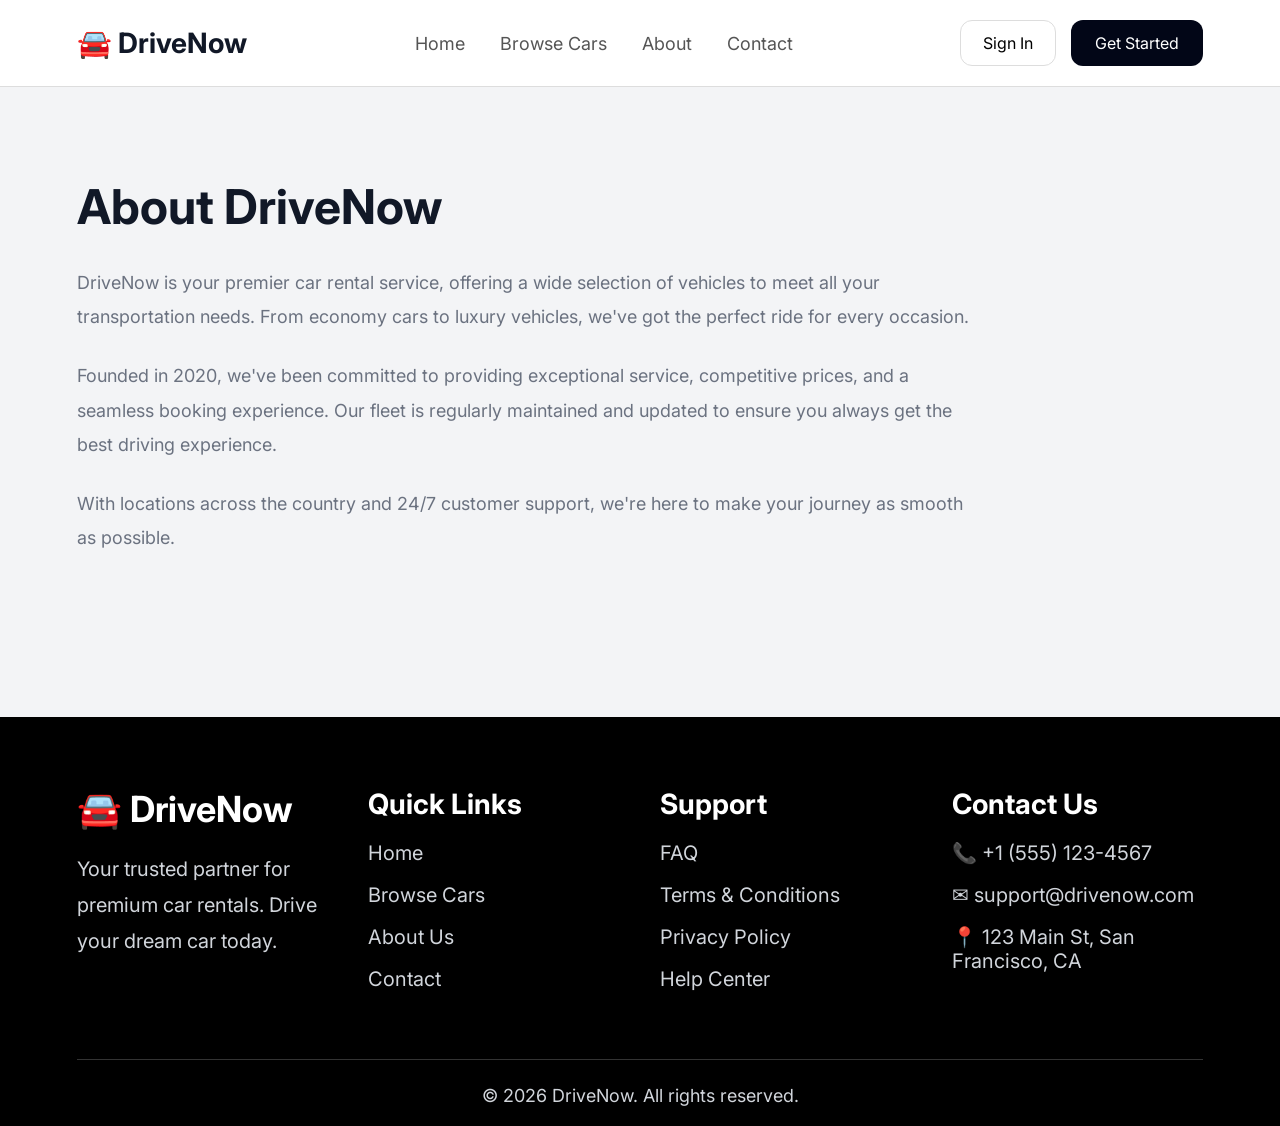
<file: about.html>
<!DOCTYPE html>
<html lang="en">

<head>
  <meta charset="UTF-8">
  <meta name="viewport" content="width=device-width, initial-scale=1.0">

  <title>About DriveNow</title>

  <link rel="stylesheet" href="about.css">

  <link rel="preconnect" href="https://fonts.googleapis.com">
  <link rel="preconnect" href="https://fonts.gstatic.com" crossorigin>

  <link href="https://fonts.googleapis.com/css2?family=Inter:wght@300;400;500;600;700&display=swap"
    rel="stylesheet">
</head>

<body>

  <!-- NAVBAR -->

  <header class="navbar">

    <div class="logo">
      🚘 DriveNow
    </div>

    <nav>
      <ul class="nav-links">

        <li><a href="index.html">Home</a></li>

        <li><a href="browsecars.html">Browse Cars</a></li>

        <li><a href="about.html">About</a></li>

        <li><a href="contact.html">Contact</a></li>

      </ul>
    </nav>

    <div class="nav-buttons">

      <a href="signin.html">
        <button class="light-btn">
          Sign In
        </button>
      </a>

      <button class="dark-btn">
        Get Started
      </button>

    </div>

  </header>


  <!-- ABOUT SECTION -->

  <section class="about-section">

    <div class="about-content">

      <h1>
        About DriveNow
      </h1>

      <p>
        DriveNow is your premier car rental service, offering a wide selection
        of vehicles to meet all your transportation needs. From economy cars
        to luxury vehicles, we've got the perfect ride for every occasion.
      </p>

      <p>
        Founded in 2020, we've been committed to providing exceptional service,
        competitive prices, and a seamless booking experience. Our fleet is
        regularly maintained and updated to ensure you always get the best
        driving experience.
      </p>

      <p>
        With locations across the country and 24/7 customer support, we're here
        to make your journey as smooth as possible.
      </p>

    </div>

  </section>


  <!-- FOOTER -->

  <footer class="footer">

    <div class="footer-container">

      <div class="footer-box">

        <h2 class="footer-logo">
          🚘 DriveNow
        </h2>

        <p>
          Your trusted partner for premium car rentals.
          Drive your dream car today.
        </p>

      </div>


      <div class="footer-box">

        <h3>
          Quick Links
        </h3>

        <ul>

          <li><a href="index.html">Home</a></li>

          <li><a href="browsecars.html">Browse Cars</a></li>

          <li><a href="about.html">About Us</a></li>

          <li><a href="contact.html">Contact</a></li>

        </ul>

      </div>


      <div class="footer-box">

        <h3>
          Support
        </h3>

        <ul>

          <li><a href="#">FAQ</a></li>

          <li><a href="#">Terms & Conditions</a></li>

          <li><a href="#">Privacy Policy</a></li>

          <li><a href="#">Help Center</a></li>

        </ul>

      </div>


      <div class="footer-box">

        <h3>
          Contact Us
        </h3>

        <ul>

          <li>📞 +1 (555) 123-4567</li>

          <li>✉ support@drivenow.com</li>

          <li>📍 123 Main St, San Francisco, CA</li>

        </ul>

      </div>

    </div>


    <div class="footer-bottom">

      <p>
        © 2026 DriveNow. All rights reserved.
      </p>

    </div>

  </footer>

</body>

</html>
</file>
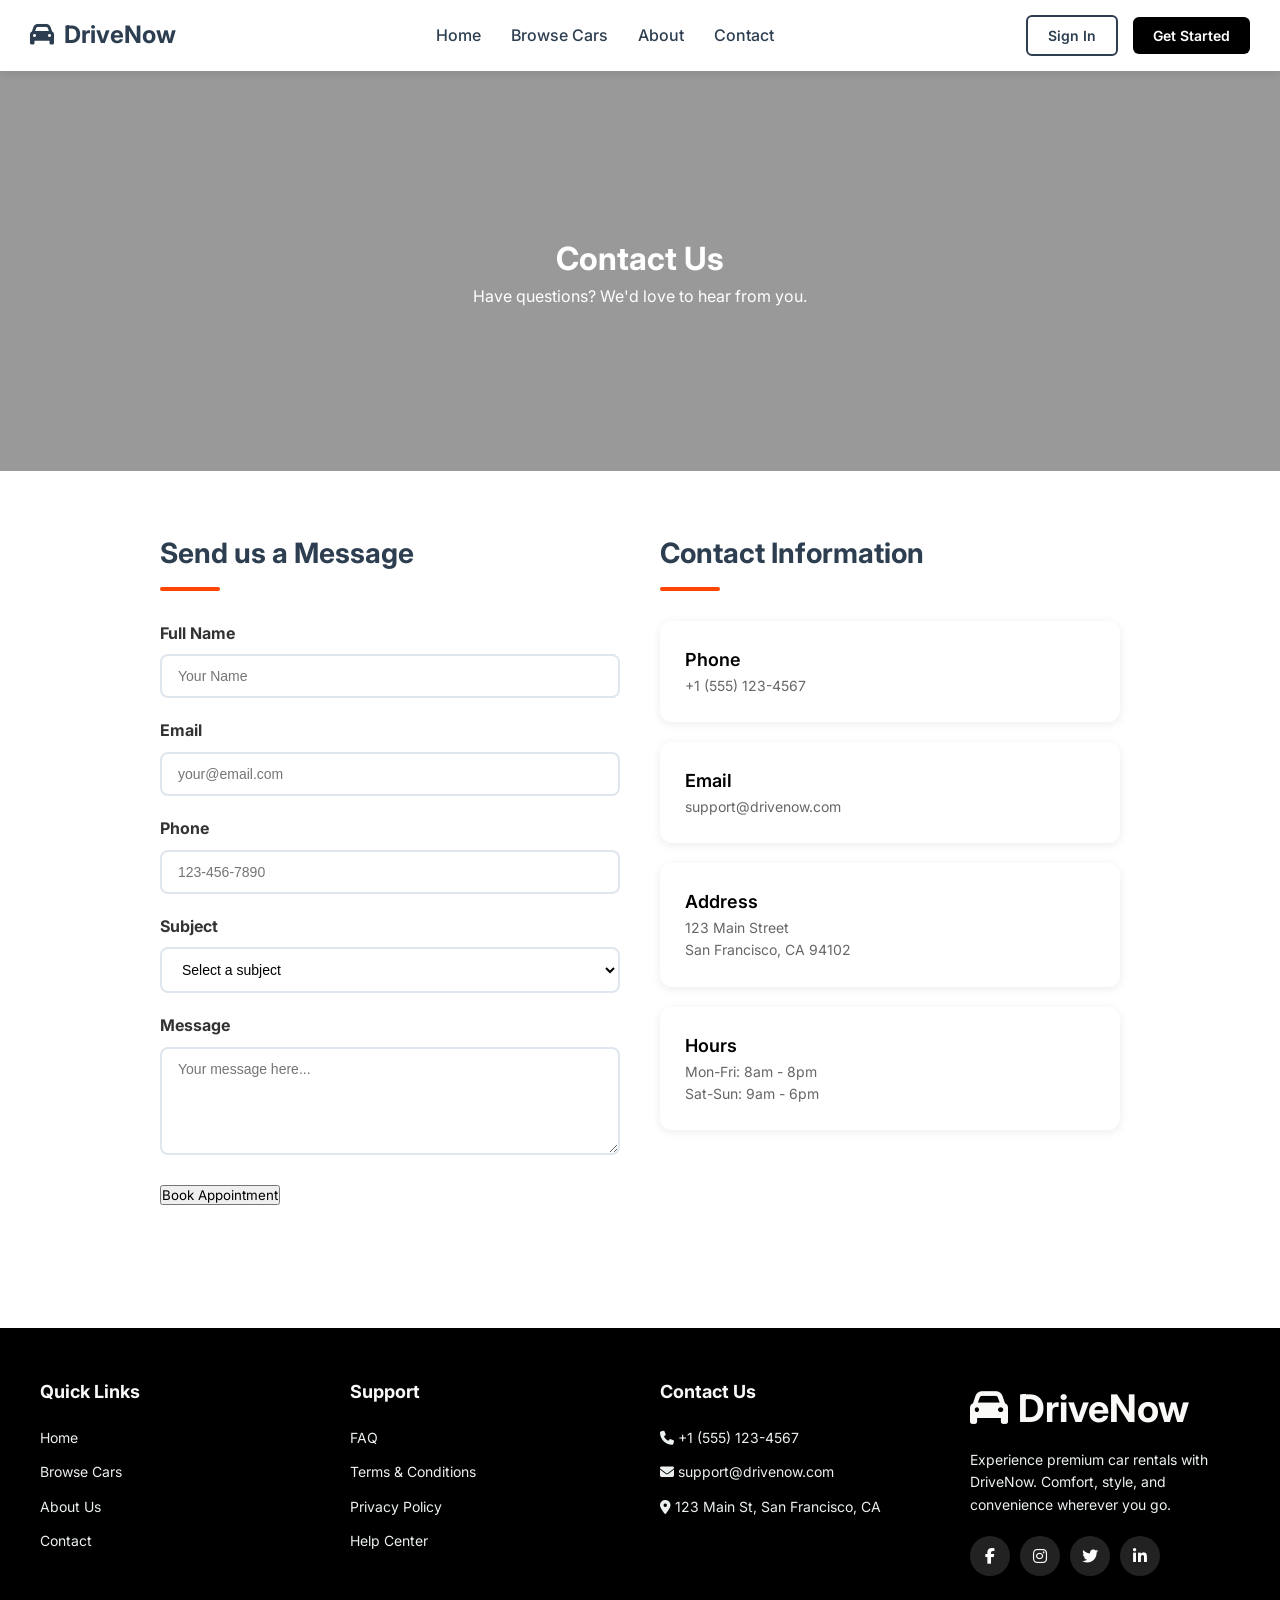
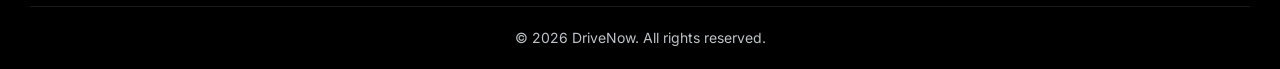
<file: contact.html>
<!DOCTYPE html>
<html lang="en">
<head>
    <meta charset="UTF-8">
    <meta name="viewport" content="width=device-width, initial-scale=1.0">
    <title>Contact Us - DriveNow</title>
    <link rel="stylesheet" href="https://cdnjs.cloudflare.com/ajax/libs/font-awesome/6.5.0/css/all.min.css">
    <link rel="stylesheet" href="contact.css">
     <link rel="preconnect" href="https://fonts.googleapis.com">
  <link rel="preconnect" href="https://fonts.gstatic.com" crossorigin>

  <link href="https://fonts.googleapis.com/css2?family=Inter:wght@300;400;500;600;700&display=swap" rel="stylesheet">
</head>
</head>
<body>

<!-- NAVBAR -->

  <header class="navbar">

    <div class="logo">
     <i class="fa-solid fa-car"></i>DriveNow
    </div>

    <nav>

      <ul class="nav-links">

        <li><a href="./index.html">Home</a></li>

        <li><a href="./browsecars.html">Browse Cars</a></li>

        <li><a href="./about.html">About</a></li>

        <li><a href="contact.html">Contact</a></li>

      </ul>

    </nav>

    <div class="nav-buttons">

      <button class="sign-btn">
        Sign In
      </button>

      <button class="get-started-btn">
        Get Started
      </button>

    </div>

    <div class="menu-toggle" id="menuToggle">
      ☰
    </div>

  </header>

    <!-- Hero Section -->
    <div class="hero">
      <div class="hero-content">
        <h1>Contact Us</h1>
        <p>Have questions? We'd love to hear from you.</p>
     </div>
   </div>

    <!-- Main Content -->
    <div class="container">
        <div class="content-wrapper">
            <!-- Contact Form -->
            <div class="form-section">
                <h2>Send us a Message</h2>
                <form id="contactForm">
                    <div class="form-group">
                        <label for="name">Full Name</label>
                        <input type="text" id="name" name="name" placeholder="Your Name" required>
                    </div>

                    <div class="form-group">
                        <label for="email">Email</label>
                        <input type="email" id="email" name="email" placeholder="your@email.com" required>
                    </div>

                    <div class="form-group">
                        <label for="phone">Phone</label>
                        <input type="tel" id="phone" name="phone" placeholder="123-456-7890">
                    </div>

                    <div class="form-group">
                        <label for="subject">Subject</label>
                        <select id="subject" name="subject" required>
                            <option value="">Select a subject</option>
                            <option value="general">General Question</option>
                            <option value="rental">Rental Question</option>
                            <option value="support">Technical Support</option>
                            <option value="feedback">Feedback</option>
                        </select>
                    </div>

                    <div class="form-group">
                        <label for="message">Message</label>
                        <textarea id="message" name="message" placeholder="Your message here..." rows="5" required></textarea>
                    </div>

                    <button onclick="book()">Book Appointment</button>
                     <p id="status"></p>
                      </section>
                </form>
            </div>

            <!-- Contact Information -->
            <div class="info-section">
                <h2>Contact Information</h2>
                
                <div class="info-box">
                    <h3>Phone</h3>
                    <p>+1 (555) 123-4567</p>
                </div>

                <div class="info-box">
                    <h3>Email</h3>
                    <p>support@drivenow.com</p>
                </div>

                <div class="info-box">
                    <h3>Address</h3>
                    <p>123 Main Street<br>San Francisco, CA 94102</p>
                </div>

                <div class="info-box">
                    <h3>Hours</h3>
                    <p>Mon-Fri: 8am - 8pm<br>Sat-Sun: 9am - 6pm</p>
                </div>
            </div>
        </div>
    </div>

      <!-- FOOTER -->

  <footer class="footer">

    <div class="footer-container">

      <div class="footer-section">

        <h3>
          Quick Links
        </h3>

        <ul>

          <li><a href="#">Home</a></li>

          <li><a href="#">Browse Cars</a></li>

          <li><a href="#">About Us</a></li>

          <li><a href="Contact.html">Contact</a></li>

        </ul>

      </div>


      <div class="footer-section">

        <h3>
          Support
        </h3>

        <ul>

          <li><a href="#">FAQ</a></li>

          <li><a href="#">Terms & Conditions</a></li>

          <li><a href="#">Privacy Policy</a></li>

          <li><a href="#">Help Center</a></li>

        </ul>

      </div>


      <div class="footer-section">

        <h3>
          Contact Us
        </h3>

        <ul>
          <li><i class="fa-solid fa-phone"></i> +1 (555) 123-4567</li>

          <li><i class="fa-solid fa-envelope"></i> support@drivenow.com</li>

          <li><i class="fa-solid fa-location-dot"></i> 123 Main St, San Francisco, CA</li>
       </ul>

      </div>

    <div class="footer-section">

       <h2 class="footer-logo"><i class="fa-solid fa-car"></i>DriveNow</h2>

       <p class="footer-desc">
        Experience premium car rentals with DriveNow. Comfort, style, and convenience wherever you go.
       </p>

      <div class="social-icons">
        <a href="#"><i class="fa-brands fa-facebook-f"></i></a>
        <a href="#"><i class="fa-brands fa-instagram"></i></a>
        <a href="#"><i class="fa-brands fa-twitter"></i></a>
        <a href="#"><i class="fa-brands fa-linkedin-in"></i></a>
    </div>

   </div>

    </div>



    <div class="footer-bottom">

      <p>
        © 2026 DriveNow. All rights reserved.
      </p>

    </div>

  </footer>

    <script src="contact.js"></script>
</body>
</file>
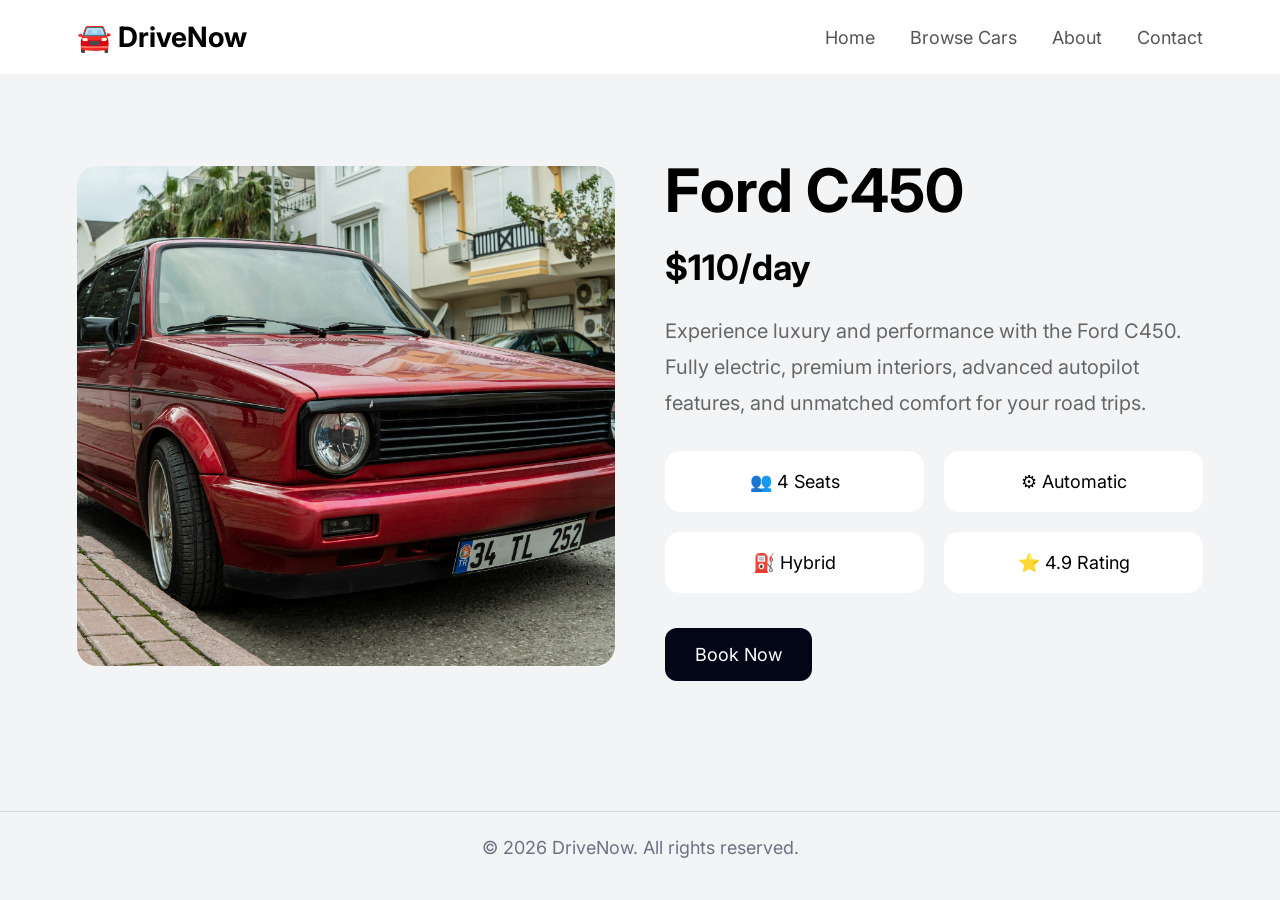
<file: details.html>
<!DOCTYPE html>
<html lang="en">

<head>
  <meta charset="UTF-8">
  <meta name="viewport" content="width=device-width, initial-scale=1.0">

  <title>Car Details</title>

  <link rel="stylesheet" href="details.css">

  <link rel="preconnect" href="https://fonts.googleapis.com">
  <link rel="preconnect" href="https://fonts.gstatic.com" crossorigin>

  <link href="https://fonts.googleapis.com/css2?family=Inter:wght@300;400;500;600;700&display=swap"
    rel="stylesheet">
</head>

<body>


  <!-- NAVBAR -->

  <header class="navbar">

    <div class="logo">
      🚘 DriveNow
    </div>

    <nav>

      <ul class="nav-links">

        <li><a href="index.html">Home</a></li>

        <li><a href="browsecars.html">Browse Cars</a></li>

        <li><a href="about.html">About</a></li>

        <li><a href="contact.html">Contact</a></li>

      </ul>

    </nav>

  </header>



  <!-- DETAILS -->

  <section class="details-section">

    <div class="details-image">

      <img
        src="./images/Car1.jpg">

    </div>


    <div class="details-content">

      <h1>
        Ford C450
      </h1>

      <p class="price">
        $110/day
      </p>

      <p class="desc">
        Experience luxury and performance with the Ford C450.
        Fully electric, premium interiors, advanced autopilot features,
        and unmatched comfort for your road trips.
      </p>


      <div class="details-grid">

        <div class="detail-box">
          👥 4 Seats
        </div>

        <div class="detail-box">
          ⚙ Automatic
        </div>

        <div class="detail-box">
          ⛽ Hybrid
        </div>

        <div class="detail-box">
          ⭐ 4.9 Rating
        </div>

      </div>
      
     



      <a href="booking.html">

        <button class="book-btn">
          Book Now
        </button>

      </a>

       

    </div>

  </section>

  <div class="footer-bottom">

      <p>
        © 2026 DriveNow. All rights reserved.
      </p>

</body>

</html>
</file>
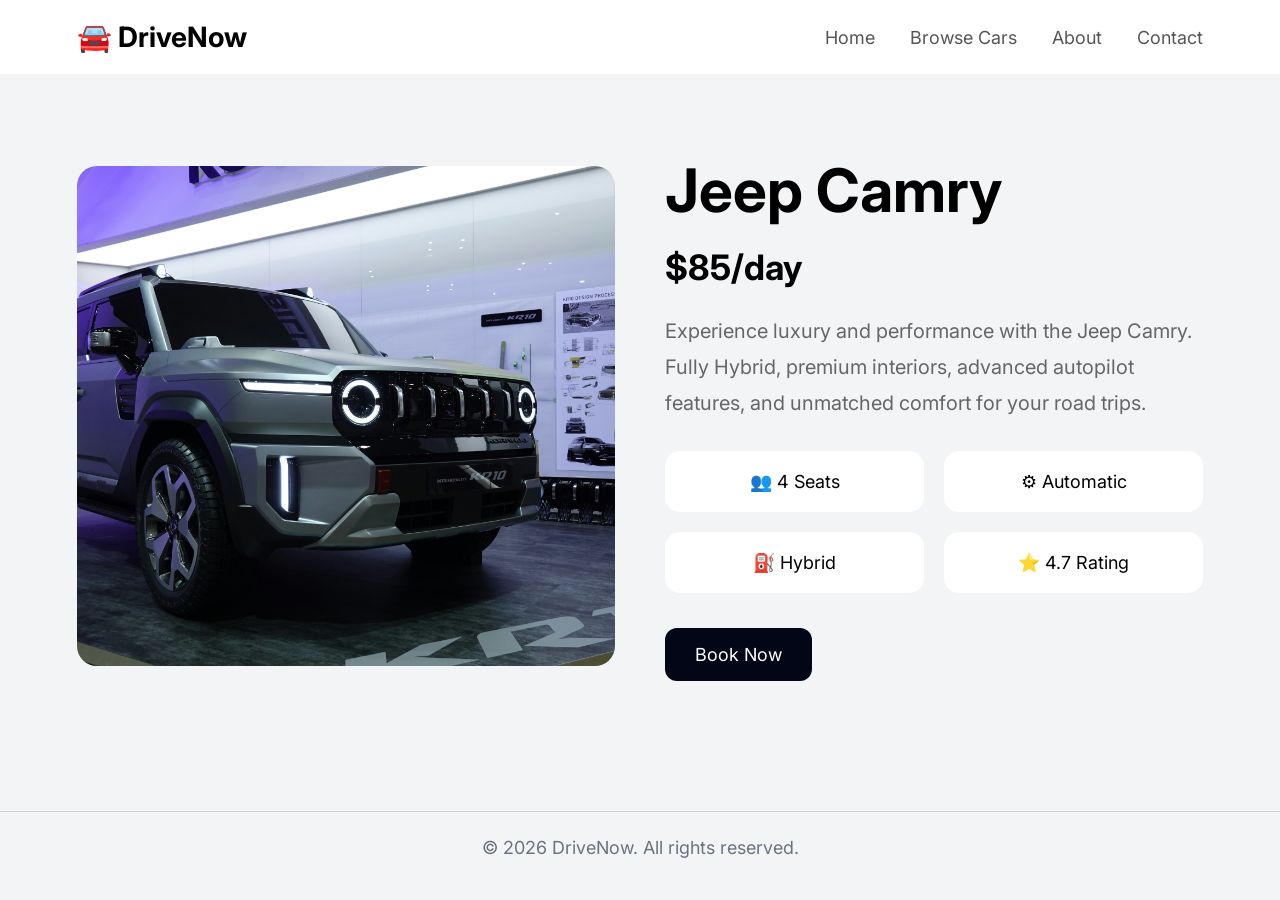
<file: details2.html>
<!DOCTYPE html>
<html lang="en">

<head>
  <meta charset="UTF-8">
  <meta name="viewport" content="width=device-width, initial-scale=1.0">

  <title>Car Details</title>

  <link rel="stylesheet" href="details.css">

  <link rel="preconnect" href="https://fonts.googleapis.com">
  <link rel="preconnect" href="https://fonts.gstatic.com" crossorigin>

  <link href="https://fonts.googleapis.com/css2?family=Inter:wght@300;400;500;600;700&display=swap"
    rel="stylesheet">
</head>

<body>


  <!-- NAVBAR -->

  <header class="navbar">

    <div class="logo">
      🚘 DriveNow
    </div>

    <nav>

      <ul class="nav-links">

        <li><a href="index.html">Home</a></li>

        <li><a href="browsecars.html">Browse Cars</a></li>

        <li><a href="about.html">About</a></li>

        <li><a href="contact.html">Contact</a></li>

      </ul>

    </nav>

  </header>



  <!-- DETAILS -->

  <section class="details-section">

    <div class="details-image">

      <img
        src="./images/Car2.jpg">

    </div>


    <div class="details-content">

      <h1>
        Jeep Camry

      </h1>

      <p class="price">
        $85/day
      </p>

      <p class="desc">
        Experience luxury and performance with the Jeep Camry.
        Fully Hybrid, premium interiors, advanced autopilot features,
        and unmatched comfort for your road trips.
      </p>


      <div class="details-grid">

        <div class="detail-box">
          👥 4 Seats
        </div>

        <div class="detail-box">
          ⚙ Automatic
        </div>

        <div class="detail-box">
          ⛽ Hybrid
        </div>

        <div class="detail-box">
          ⭐ 4.7 Rating
        </div>

      </div>
      
     



      <a href="booking.html">

        <button class="book-btn">
          Book Now
        </button>

      </a>

       

    </div>

  </section>

  <div class="footer-bottom">

      <p>
        © 2026 DriveNow. All rights reserved.
      </p>

</body>

</html>
</file>
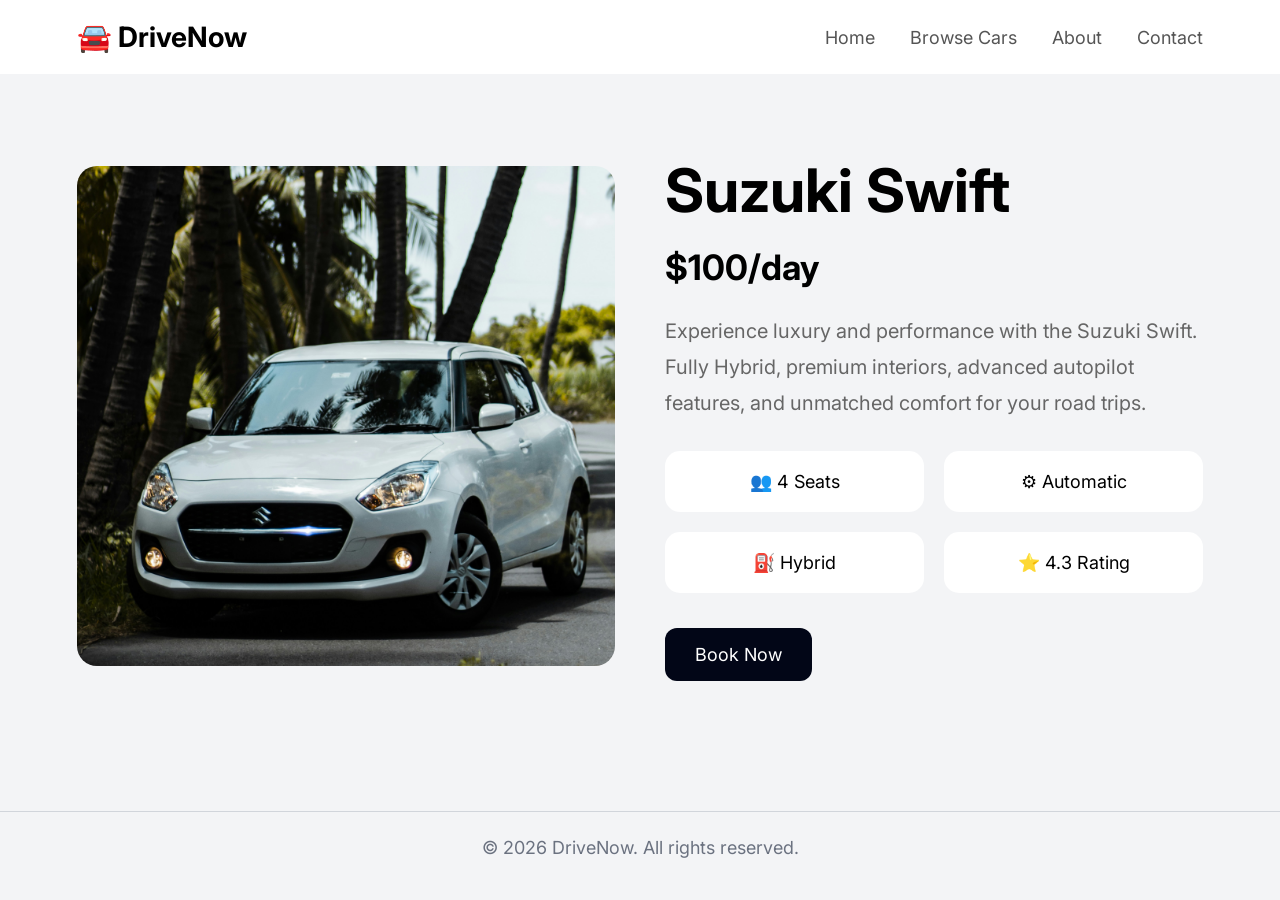
<file: details3.html>
<!DOCTYPE html>
<html lang="en">

<head>
  <meta charset="UTF-8">
  <meta name="viewport" content="width=device-width, initial-scale=1.0">

  <title>Car Details</title>

  <link rel="stylesheet" href="details.css">

  <link rel="preconnect" href="https://fonts.googleapis.com">
  <link rel="preconnect" href="https://fonts.gstatic.com" crossorigin>

  <link href="https://fonts.googleapis.com/css2?family=Inter:wght@300;400;500;600;700&display=swap"
    rel="stylesheet">
</head>

<body>


  <!-- NAVBAR -->

  <header class="navbar">

    <div class="logo">
      🚘 DriveNow
    </div>

    <nav>

      <ul class="nav-links">

        <li><a href="index.html">Home</a></li>

        <li><a href="browsecars.html">Browse Cars</a></li>

        <li><a href="about.html">About</a></li>

        <li><a href="contact.html">Contact</a></li>

      </ul>

    </nav>

  </header>



  <!-- DETAILS -->

  <section class="details-section">

    <div class="details-image">

      <img
        src="./images/Car3.jpg">

    </div>


    <div class="details-content">

      <h1>
        Suzuki Swift
      </h1>

      <p class="price">
        $100/day
      </p>

      <p class="desc">
        Experience luxury and performance with the Suzuki Swift.
        Fully Hybrid, premium interiors, advanced autopilot features,
        and unmatched comfort for your road trips.
      </p>


      <div class="details-grid">

        <div class="detail-box">
          👥 4 Seats
        </div>

        <div class="detail-box">
          ⚙ Automatic
        </div>

        <div class="detail-box">
          ⛽ Hybrid
        </div>

        <div class="detail-box">
          ⭐ 4.3 Rating
        </div>

      </div>
      
     



      <a href="booking.html">

        <button class="book-btn">
          Book Now
        </button>

      </a>

       

    </div>

  </section>

  <div class="footer-bottom">

      <p>
        © 2026 DriveNow. All rights reserved.
      </p>

</body>

</html>
</file>
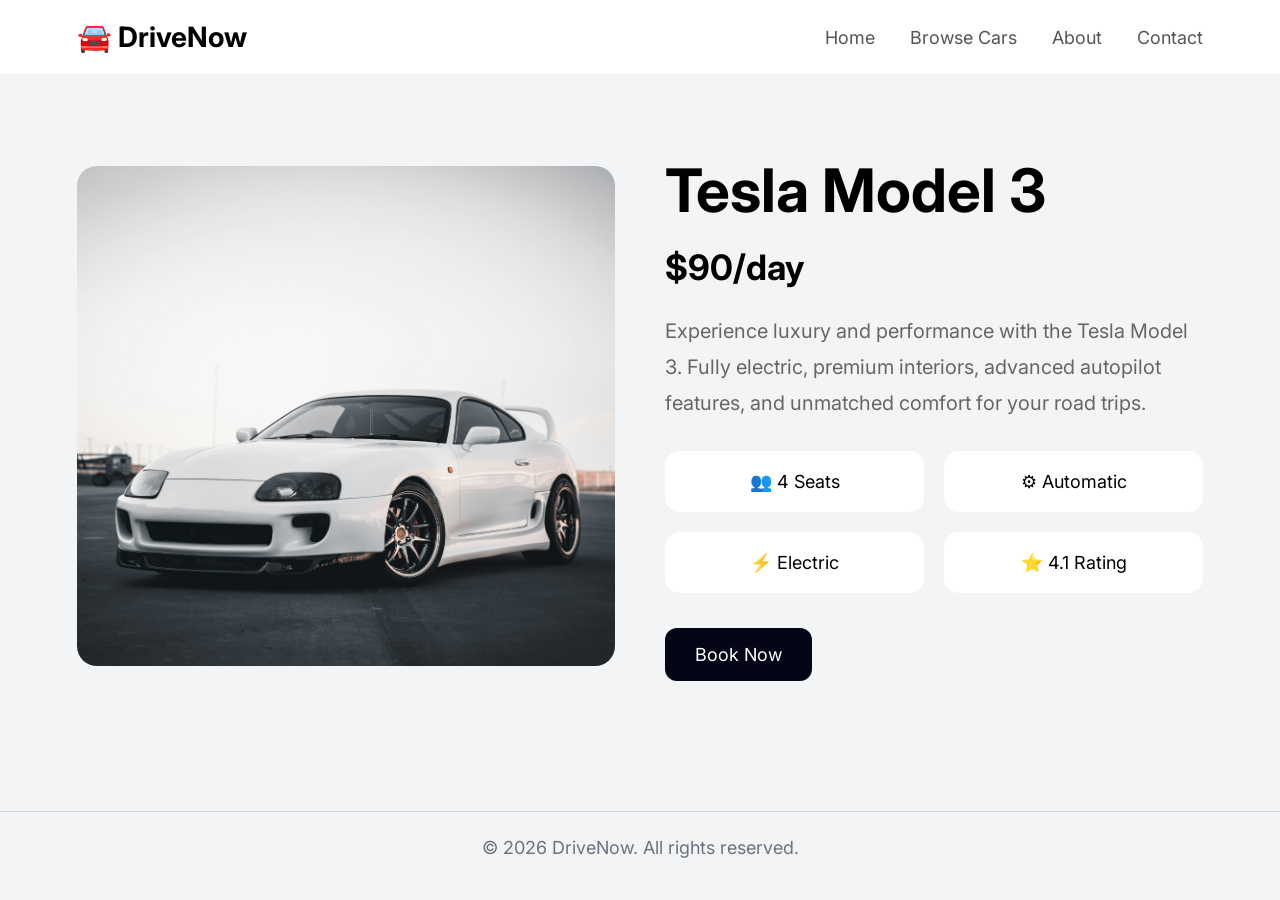
<file: details4.html>
<!DOCTYPE html>
<html lang="en">

<head>
  <meta charset="UTF-8">
  <meta name="viewport" content="width=device-width, initial-scale=1.0">

  <title>Car Details</title>

  <link rel="stylesheet" href="details.css">

  <link rel="preconnect" href="https://fonts.googleapis.com">
  <link rel="preconnect" href="https://fonts.gstatic.com" crossorigin>

  <link href="https://fonts.googleapis.com/css2?family=Inter:wght@300;400;500;600;700&display=swap"
    rel="stylesheet">
</head>

<body>


  <!-- NAVBAR -->

  <header class="navbar">

    <div class="logo">
      🚘 DriveNow
    </div>

    <nav>

      <ul class="nav-links">

        <li><a href="index.html">Home</a></li>

        <li><a href="browsecars.html">Browse Cars</a></li>

        <li><a href="about.html">About</a></li>

        <li><a href="contact.html">Contact</a></li>

      </ul>

    </nav>

  </header>



  <!-- DETAILS -->

  <section class="details-section">

    <div class="details-image">

      <img
        src="./images/Car4.jpg">

    </div>


    <div class="details-content">

      <h1>
        Tesla Model 3
      </h1>

      <p class="price">
        $90/day
      </p>

      <p class="desc">
        Experience luxury and performance with the Tesla Model 3.
        Fully electric, premium interiors, advanced autopilot features,
        and unmatched comfort for your road trips.
      </p>


      <div class="details-grid">

        <div class="detail-box">
          👥 4 Seats
        </div>

        <div class="detail-box">
          ⚙ Automatic
        </div>

        <div class="detail-box">
          ⚡ Electric
        </div>

        <div class="detail-box">
          ⭐ 4.1 Rating
        </div>

      </div>
      
     



      <a href="booking.html">

        <button class="book-btn">
          Book Now
        </button>

      </a>

       

    </div>

  </section>

  <div class="footer-bottom">

      <p>
        © 2026 DriveNow. All rights reserved.
      </p>

</body>

</html>
</file>
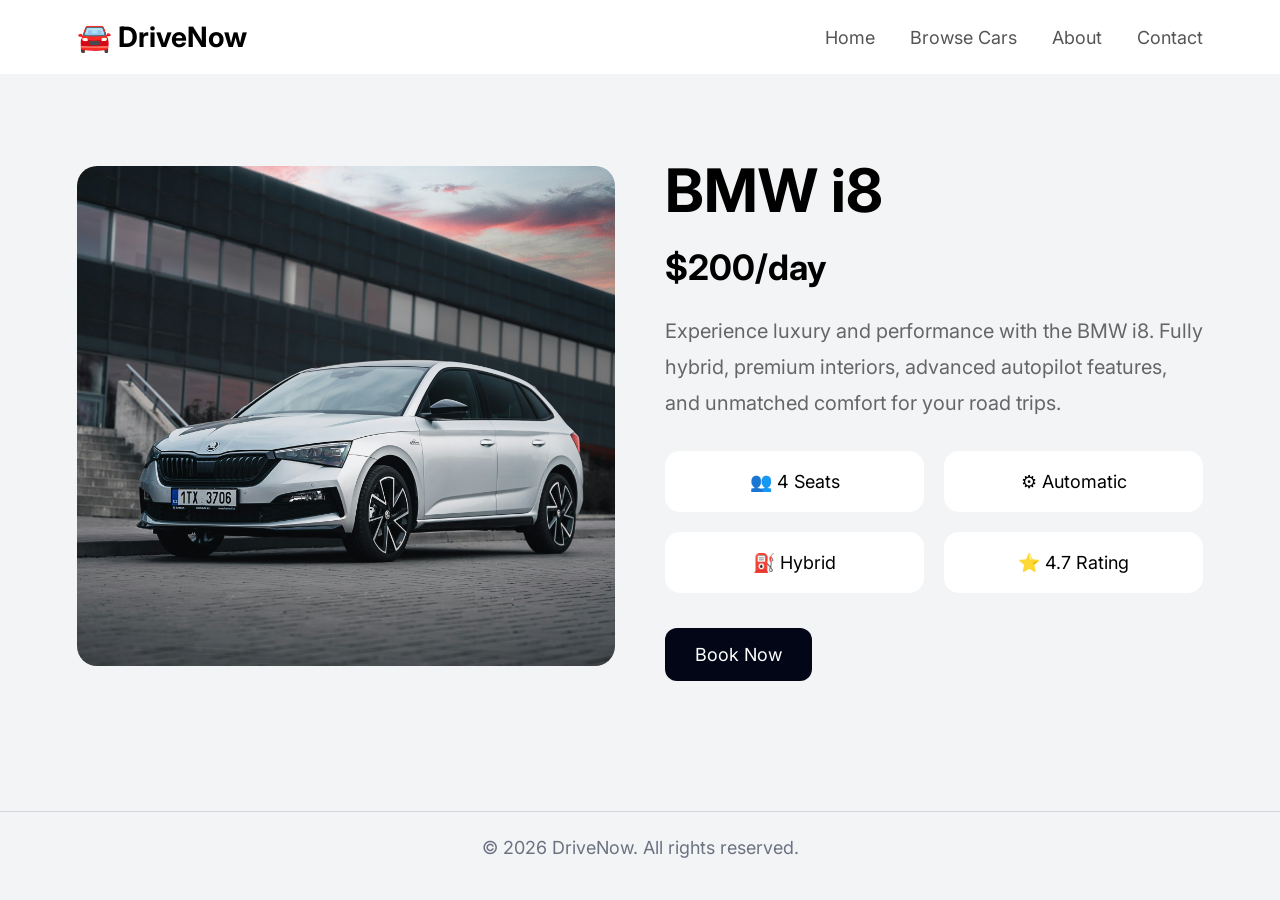
<file: details5.html>
<!DOCTYPE html>
<html lang="en">

<head>
  <meta charset="UTF-8">
  <meta name="viewport" content="width=device-width, initial-scale=1.0">

  <title>Car Details</title>

  <link rel="stylesheet" href="details.css">

  <link rel="preconnect" href="https://fonts.googleapis.com">
  <link rel="preconnect" href="https://fonts.gstatic.com" crossorigin>

  <link href="https://fonts.googleapis.com/css2?family=Inter:wght@300;400;500;600;700&display=swap"
    rel="stylesheet">
</head>

<body>


  <!-- NAVBAR -->

  <header class="navbar">

    <div class="logo">
      🚘 DriveNow
    </div>

    <nav>

      <ul class="nav-links">

        <li><a href="index.html">Home</a></li>

        <li><a href="browsecars.html">Browse Cars</a></li>

        <li><a href="about.html">About</a></li>

        <li><a href="contact.html">Contact</a></li>

      </ul>

    </nav>

  </header>



  <!-- DETAILS -->

  <section class="details-section">

    <div class="details-image">

      <img
        src="./images/Car5.jpg">

    </div>


    <div class="details-content">

      <h1>
        BMW i8
      </h1>

      <p class="price">
        $200/day
      </p>

      <p class="desc">
        Experience luxury and performance with the BMW i8.
        Fully hybrid, premium interiors, advanced autopilot features,
        and unmatched comfort for your road trips.
      </p>


      <div class="details-grid">

        <div class="detail-box">
          👥 4 Seats
        </div>

        <div class="detail-box">
          ⚙ Automatic
        </div>

        <div class="detail-box">
          ⛽ Hybrid
        </div>

        <div class="detail-box">
          ⭐ 4.7 Rating
        </div>

      </div>
      
     



      <a href="booking.html">

        <button class="book-btn">
          Book Now
        </button>

      </a>

       

    </div>

  </section>

  <div class="footer-bottom">

      <p>
        © 2026 DriveNow. All rights reserved.
      </p>

</body>

</html>
</file>
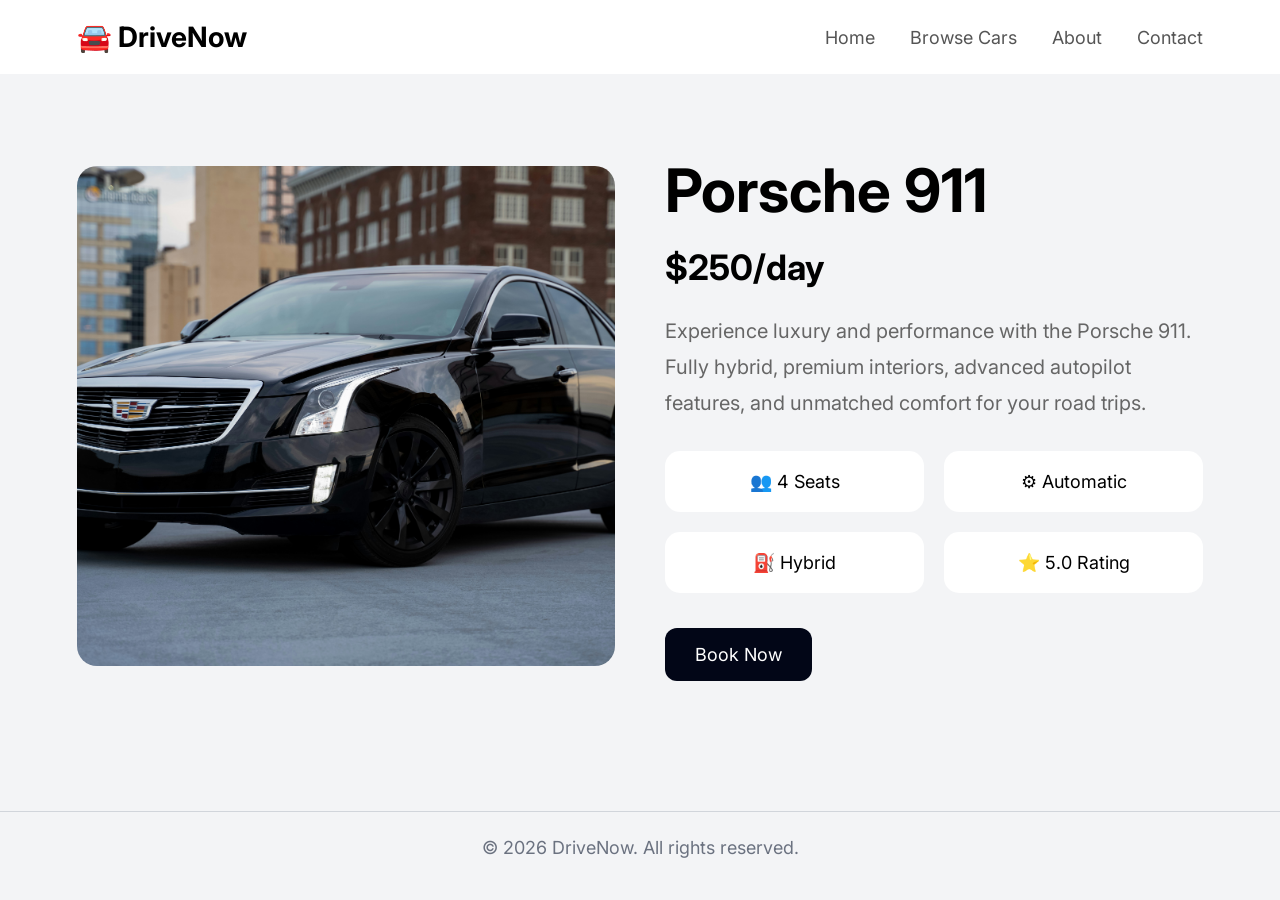
<file: details6.html>
<!DOCTYPE html>
<html lang="en">

<head>
  <meta charset="UTF-8">
  <meta name="viewport" content="width=device-width, initial-scale=1.0">

  <title>Car Details</title>

  <link rel="stylesheet" href="details.css">

  <link rel="preconnect" href="https://fonts.googleapis.com">
  <link rel="preconnect" href="https://fonts.gstatic.com" crossorigin>

  <link href="https://fonts.googleapis.com/css2?family=Inter:wght@300;400;500;600;700&display=swap"
    rel="stylesheet">
</head>

<body>


  <!-- NAVBAR -->

  <header class="navbar">

    <div class="logo">
      🚘 DriveNow
    </div>

    <nav>

      <ul class="nav-links">

        <li><a href="index.html">Home</a></li>

        <li><a href="browsecars.html">Browse Cars</a></li>

        <li><a href="about.html">About</a></li>

        <li><a href="contact.html">Contact</a></li>

      </ul>

    </nav>

  </header>



  <!-- DETAILS -->

  <section class="details-section">

    <div class="details-image">

      <img
        src="./images/Car7.jpg">

    </div>


    <div class="details-content">

      <h1>
        Porsche 911
      </h1>

      <p class="price">
        $250/day
      </p>

      <p class="desc">
        Experience luxury and performance with the Porsche 911.
        Fully hybrid, premium interiors, advanced autopilot features,
        and unmatched comfort for your road trips.
      </p>


      <div class="details-grid">

        <div class="detail-box">
          👥 4 Seats
        </div>

        <div class="detail-box">
          ⚙ Automatic
        </div>

        <div class="detail-box">
          ⛽ Hybrid
        </div>

        <div class="detail-box">
          ⭐ 5.0 Rating
        </div>

      </div>
      
     



      <a href="booking.html">

        <button class="book-btn">
          Book Now
        </button>

      </a>

       

    </div>

  </section>

  <div class="footer-bottom">

      <p>
        © 2026 DriveNow. All rights reserved.
      </p>

</body>

</html>
</file>
<file: about.css>
*{
  margin:0;
  padding:0;
  box-sizing:border-box;
  font-family:'Inter',sans-serif;
}

body{
  background:#f3f4f6;
  color:#111827;
}

/* NAVBAR */

.navbar{
  width:100%;
  padding:20px 6%;
  background:#fff;
  display:flex;
  justify-content:space-between;
  align-items:center;
  border-bottom:1px solid #ddd;
}

.logo{
  font-size:28px;
  font-weight:700;
}

.nav-links{
  display:flex;
  gap:35px;
  list-style:none;
}

.nav-links a{
  text-decoration:none;
  color:#555;
  font-size:18px;
  transition:0.3s;
}

.nav-links a:hover{
  color:#111827;
}

.nav-buttons{
  display:flex;
  gap:15px;
}

.light-btn{
  padding:12px 22px;
  border:1px solid #ddd;
  background:#fff;
  border-radius:12px;
  cursor:pointer;
  font-size:16px;
}

.dark-btn{
  padding:12px 24px;
  border:none;
  background:#020617;
  color:#fff;
  border-radius:12px;
  cursor:pointer;
  font-size:16px;
}

/* ABOUT */

.about-section{
  padding:90px 6%;
  min-height:70vh;
}

.about-content{
  max-width:900px;
}

.about-content h1{
  font-size:48px;
  margin-bottom:30px;
}

.about-content p{
  font-size:18px;
  line-height:1.9;
  color:#6b7280;
  margin-bottom:25px;
}

/* FOOTER */

.footer{
  background:#000;
  color:#fff;
  padding:70px 6% 20px;
}

.footer-container{
  display:grid;
  grid-template-columns:repeat(auto-fit,minmax(220px,1fr));
  gap:40px;
}

.footer-logo{
  font-size:36px;
  margin-bottom:20px;
}

.footer-box h3{
  margin-bottom:20px;
  font-size:28px;
  color:#fff;
}

.footer-box p{
  color:#d1d5db;
  line-height:1.8;
  font-size:20px;
}

.footer-box ul{
  list-style:none;
}

.footer-box ul li{
  margin-bottom:18px;
  color:#d1d5db;
  font-size:20px;
}

.footer-box ul li a{
  text-decoration:none;
  color:#d1d5db;
  transition:0.3s;
}

.footer-box ul li a:hover{
  color:#fff;
}

.footer-bottom{
  border-top:1px solid #333;
  margin-top:50px;
  padding-top:25px;
  text-align:center;
}

.footer-bottom p{
  color:#d1d5db;
  font-size:18px;
}

/* RESPONSIVE */

@media(max-width:900px){

  .nav-links,
  .nav-buttons{
    display:none;
  }

  .about-content h1{
    font-size:38px;
  }

  .about-content p{
    font-size:16px;
  }

  .footer-box h3{
    font-size:22px;
  }

  .footer-box p,
  .footer-box ul li{
    font-size:16px;
  }

}
</file>
<file: contact.css>
* {
    margin: 0;
    padding: 0;
    box-sizing: border-box;
    font-family:'Inter',sans-serif;
}

body {
    
    line-height: 1.6;
    color: #2c3e50;
    background: white;
    min-height: 100vh;
}

/* NAVBAR STYLES */
.navbar {
    display: flex;
    justify-content: space-between;
    align-items: center;
    padding: 15px 30px;
    background-color: white;
    box-shadow: 0 2px 8px rgba(0, 0, 0, 0.1);
    position: sticky;
    top: 0;
    z-index: 1000;
}

.navbar .logo {
    font-size: 24px;
    font-weight: 700;
    color: #2c3e50;
    min-width: 120px;
    margin-right: 8px;
}

.navbar .logo i {
    margin-right: 10px; 
}

.navbar nav {
    flex: 1;
    display: flex;
    justify-content: center;   
}

.navbar .nav-links {
    display: flex;
    list-style: none;
    gap: 30px;
    margin: 0;
    padding: 0;
}

.navbar .nav-links li {
    list-style: none;
}

.navbar .nav-links a {
    text-decoration: none;
    color: #2c3e50;
    font-weight: 500;
    transition: color 0.3s ease;
    display: block;
}

.navbar .nav-links a:hover {
    color: #FF4500;
}

.navbar .nav-buttons {
    display: flex;
    gap: 15px;
    align-items: center;
}

.sign-btn,
.get-started-btn {
    padding: 10px 20px;
    border: none;
    border-radius: 6px;
    cursor: pointer;
    font-weight: 600;
    font-size: 14px;
    transition: all 0.3s ease;
    white-space: nowrap;
}

.sign-btn {
    background-color: transparent;
    color: #2c3e50;
    border: 2px solid #2c3e50;
}

.sign-btn:hover {
    background-color: #f0f0f0;
}

.get-started-btn {
    background-color: black;
    color: white;
}

.get-started-btn:hover {
    background-color: #333;
}

.menu-toggle {
    display: none;
    background: none;
    border: none;
    font-size: 28px;
    cursor: pointer;
    color: #2c3e50;
    padding: 5px 10px;
    width: auto;
    height: auto;
}

/* Hero section */

.container {
    max-width: 1000px;
    margin: 0 auto;
    padding: 60px 20px;
}

.hero {
    position: relative;
    height: 400px;
    display: flex;
    justify-content: center;
    align-items: center;
    text-align: center;
    color: white;
    background-image: url('https://images.unsplash.com/photo-1492144534655-ae79c964c9d7');
    background-size: cover;
    background-position: center;
    background-attachment: fixed;
    overflow: hidden;
}

.hero::before {
    content: '';
    position: absolute;
    inset: 0;
    background: rgba(0,0,0,0.4);
}

.hero-content {
    position: relative;
    z-index: 2;
}

.content-wrapper {
    display: grid;
    grid-template-columns: 1fr 1fr;
    gap: 40px;
}

.form-section h2,
.info-section h2 {
    font-size: 28px;
    margin-bottom: 30px;
    color: #2c3e50;
    font-weight: 700;
    position: relative;
    padding-bottom: 15px;
}

.form-section h2::after,
.info-section h2::after {
    content: '';
    position: absolute;
    bottom: 0;
    left: 0;
    width: 60px;
    height: 4px;
    background: #FF4500;
    border-radius: 2px;
}

.form-group {
    margin-bottom: 20px;
}

.form-group label {
    display: block;
    margin-bottom: 8px;
    font-weight: bold;
    color: #333;
}

.form-group input,
.form-group select,
.form-group textarea {
    width: 100%;
    padding: 12px 16px;
    border: 2px solid #e0e6ed;
    border-radius: 8px;
    font-family: 'Segoe UI', Tahoma, Geneva, Verdana, sans-serif;
    font-size: 14px;
    background-color: #fff;
    transition: all 0.3s ease;
}

.form-group input:focus,
.form-group select:focus,
.form-group textarea:focus {
    outline: none;
    border-color: black;
    background-color: #f8faff;
}

.btn-submit {
    width: 100%;
    padding: 14px 20px;
    background: black;
    color: white;
    border: none;
    border-radius: 8px;
    font-size: 16px;
    font-weight: 600;
    cursor: pointer;
    text-transform: uppercase;
    letter-spacing: 0.5px;
}

.btn-submit:hover {
    box-shadow: 0 8px 25px rgba(51, 55, 72, 0.6);
}

#message-response {
    margin-top: 15px;
    text-align: center;
    font-weight: bold;
    min-height: 20px;
}

#message-response.success {
    color: #27ae60;
    font-weight: 600;
}

#message-response.error {
    color: #e74c3c;
    font-weight: 600;
}

/* Info Section */
.info-box {
    background-color: #fff;
    padding: 25px;
    margin-bottom: 20px;
    border: none;
    border-radius: 12px;
    box-shadow: 0 2px 10px rgba(0, 0, 0, 0.08);
}

.info-box h3 {
    font-size: 18px;
    color: black;
    font-weight: 600;
}

.info-box p {
    color: #666;
    font-size: 14px;
}

/* FOOTER STYLES */
.footer {
    background-color: black;
    color: white;
    padding: 50px 30px 20px;
    margin-top: 60px;
}

.footer-container {
    display: grid;
    grid-template-columns: repeat(4, 1fr); 
    gap: 40px;
    max-width: 1200px;
    margin: 0 auto 30px;
}

.footer-section {
    padding: 0;
}

.footer-section h3 {
    font-size: 18px;
    margin-bottom: 20px;
    color: #faf9f8;
    font-weight: 700;
}

.footer-section ul {
    list-style: none;
    margin: 0;
    padding: 0;
}

.footer-section ul li {
    margin-bottom: 12px;
    font-size: 14px;
    margin-right: 10px;
    color: #ecf0f1;
}

.footer-section a {
    color: #ecf0f1;
    text-decoration: none;
    transition: color 0.3s ease;
}

.footer-section a:hover {
    color: #faf9f8;
}

.footer-logo {
    font-size: 38px;
    font-weight: 700;
    color: #faf9f8;
    margin-bottom: 10px;
}

.footer-logo i {
    margin-right: 10px; 
}

.footer-desc {
    font-size: 14px;
    color: #ecf0f1;
    line-height: 1.6;
    margin-bottom: 20px;
}

/* Social icons */
.social-icons {
    display: flex;
    gap: 10px;
}

.social-icons a {
    width: 40px;
    height: 40px;
    background-color: #222;
    color: white;
    display: flex;
    align-items: center;
    justify-content: center;
    border-radius: 50%;   
    transition: 0.3s;
    text-decoration: none;
}

.social-icons a:hover {
    background-color: #FF6600;
    transform: scale(1.1);
}

.footer-bottom {
    text-align: center;
    border-top: 1px solid rgba(255, 255, 255, 0.1);
    padding-top: 20px;
    font-size: 14px;
    color: #bdc3c7;
}

/* Responsive Design */
@media (max-width: 768px) {
    .navbar {
        padding: 12px 20px;
    }

    .navbar .logo {
        font-size: 20px;
    }

    .navbar nav {
        margin: 0 15px;
    }

    .navbar .nav-links {
        gap: 20px;
    }

    .navbar .nav-links a {
        font-size: 14px;
    }

    .light-btn,
    .dark-btn {
        padding: 8px 15px;
        font-size: 12px;
    }

    .footer-container {
        grid-template-columns: repeat(2, 1fr);
        gap: 30px;
    }

    .hero h1 {
        font-size: 28px;
    }

    .content-wrapper {
        grid-template-columns: 1fr;
        gap: 30px;
    }

    .container {
        padding: 40px 20px;
    }
}

/* Mobile Design - 480px and below */
@media (max-width: 480px) {
    .navbar {
        padding: 12px 20px;
        display: flex;
        justify-content: space-between;
        align-items: center;
        position: relative;
    }

    .navbar .logo {
        font-size: 18px;
        margin-right: auto;
    }

    .navbar .nav-buttons {
        display: none;
    }

    .navbar nav {
        position: absolute;
        top: 100%;
        left: 0;
        right: 0;
        background-color: white;
        border-bottom: 1px solid #e0e6ed;
        box-shadow: 0 4px 10px rgba(0, 0, 0, 0.1);
        max-height: 0;
        overflow: hidden;
        transition: max-height 0.3s ease;
        z-index: 999;
    }

    .navbar nav.active {
        max-height: 400px;
    }

    .navbar .nav-links {
        flex-direction: column;
        gap: 0;
        background-color: white;
        border-top: none;
        padding: 0;
        margin: 0;
        list-style: none;
    }

    .navbar .nav-links li {
        border-bottom: 1px solid #f0f0f0;
        list-style: none;
        margin: 0;
    }

    .navbar .nav-links li:last-child {
        border-bottom: none;
    }

    .navbar .nav-links a {
        display: block;
        padding: 15px 20px;
        font-size: 15px;
        color: #2c3e50;
        text-decoration: none;
        transition: all 0.2s ease;
    }

    .navbar .nav-links a:hover {
        background-color: #f8f9fa;
        color: #FF4500;
        padding-left: 25px;
    }

    .menu-toggle {
        display: block;
        font-size: 24px;
        padding: 0;
    }

    .footer-container {
        grid-template-columns: 1fr;
        gap: 25px;
    }

    .footer-box h3 {
        font-size: 16px;
        margin-bottom: 15px;
    }

    .footer-box ul li {
        font-size: 13px;
        margin-bottom: 10px;
    }

    .footer-bottom {
        font-size: 12px;
    }

    .hero {
        padding: 40px 20px;
    }

    .hero h1 {
        font-size: 24px;
    }

    .hero p {
        font-size: 14px;
    }

    .form-section h2,
    .info-section h2 {
        font-size: 20px;
    }

    .container {
        padding: 30px 15px;
    }
}
</file>
<file: details.css>
*{
  margin:0;
  padding:0;
  box-sizing:border-box;
  font-family:'Inter',sans-serif;
}

body{
  background:#f3f4f6;
}

.navbar{
  background:#fff;
  padding:20px 6%;
  display:flex;
  justify-content:space-between;
  align-items:center;
}

.logo{
  font-size:28px;
  font-weight:700;
}

.nav-links{
  display:flex;
  gap:35px;
  list-style:none;
}

.nav-links a{
  text-decoration:none;
  color:#555;
  font-size:18px;
}

.details-section{
  padding:80px 6%;
  display:grid;
  grid-template-columns:1fr 1fr;
  gap:50px;
  align-items:center;
}

.details-image img{
  width:100%;
  border-radius:20px;
  height: 500px;
  object-fit:cover;
}

.details-content h1{
  font-size:60px;
  margin-bottom:20px;
}

.price{
  font-size:35px;
  font-weight:700;
  margin-bottom:25px;
}

.desc{
  color:#666;
  line-height:1.8;
  font-size:20px;
  margin-bottom:30px;
}

.details-grid{
  display:grid;
  grid-template-columns:repeat(2,1fr);
  gap:20px;
  margin-bottom:35px;
}

.detail-box{
  background:#fff;
  padding:20px;
  border-radius:15px;
  text-align:center;
  font-size:18px;
}

.book-btn{
  padding:16px 30px;
  border:none;
  background:#020617;
  color:#fff;
  border-radius:12px;
  cursor:pointer;
  font-size:18px;
}

.footer-bottom{
  border-top:1px solid #d1d5db;
  margin-top:50px;
  padding-top:25px;
  padding-bottom:25px;
  text-align:center;
}

.footer-bottom p{
  color:#6b7280;
  font-size:18px;
}

@media(max-width:900px){

  .nav-links{
    display:none;
  }

  .details-section{
    grid-template-columns:1fr;
  }

  .details-content h1{
    font-size:40px;
  }

  .desc{
    font-size:18px;
  }

}
</file>
